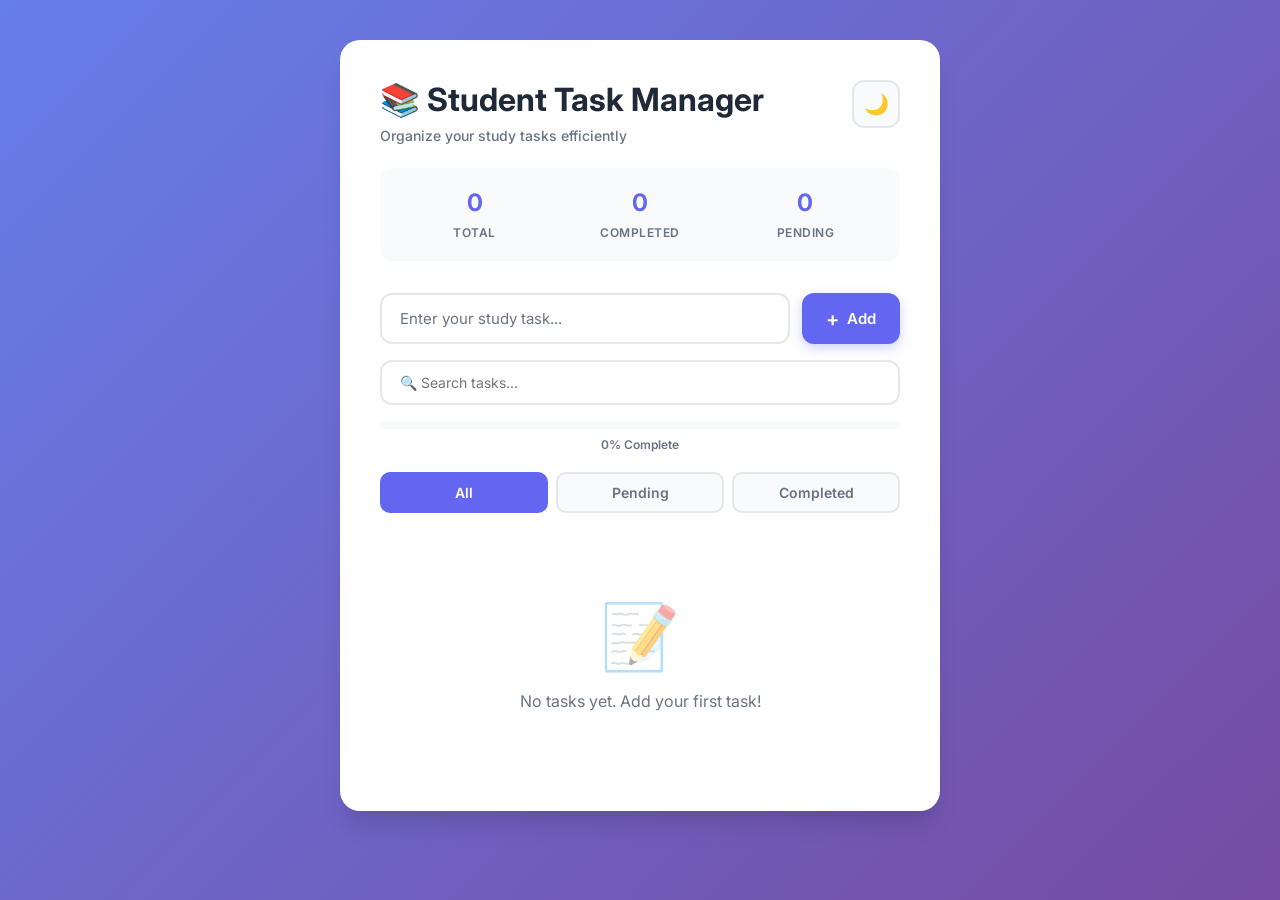
<file: index.html>
<!DOCTYPE html>
<html lang="en">
<head>
    <meta charset="UTF-8">
    <meta name="viewport" content="width=device-width, initial-scale=1.0, maximum-scale=1.0, user-scalable=no">
    <meta name="apple-mobile-web-app-capable" content="yes">
    <meta name="apple-mobile-web-app-status-bar-style" content="black-translucent">
    <meta name="theme-color" content="#6366f1">
    <title>Student Task Manager</title>
    <link rel="preconnect" href="https://fonts.googleapis.com">
    <link rel="preconnect" href="https://fonts.gstatic.com" crossorigin>
    <link href="https://fonts.googleapis.com/css2?family=Inter:wght@400;500;600;700&display=swap" rel="stylesheet">
    <link rel="stylesheet" href="style.css">
</head>
<body>
    <canvas id="confetti"></canvas>
    <div class="app-container">
        <header class="app-header">
            <div class="header-top">
                <div>
                    <h1 class="app-title">📚 Student Task Manager</h1>
                    <p class="app-subtitle">Organize your study tasks efficiently</p>
                </div>
                <button id="darkModeToggle" class="btn-dark-mode" title="Toggle dark mode">🌙</button>
            </div>
            
            <div class="stats-bar">
                <div class="stat">
                    <span class="stat-value" id="totalTasks">0</span>
                    <span class="stat-label">Total</span>
                </div>
                <div class="stat">
                    <span class="stat-value" id="completedTasks">0</span>
                    <span class="stat-label">Completed</span>
                </div>
                <div class="stat">
                    <span class="stat-value" id="pendingTasks">0</span>
                    <span class="stat-label">Pending</span>
                </div>
            </div>
        </header>

        <div class="task-input-wrapper">
            <input type="text" id="taskInput" class="task-input" placeholder="Enter your study task..." autocomplete="off">
            <button id="addBtn" class="btn-add">
                <span class="btn-icon">+</span>
                <span class="btn-text">Add</span>
            </button>
        </div>

        <div class="search-wrapper">
            <input type="text" id="searchInput" class="search-input" placeholder="🔍 Search tasks..." autocomplete="off">
        </div>

        <div class="progress-wrapper">
            <div class="progress-bar">
                <div id="progressFill" class="progress-fill"></div>
            </div>
            <span id="progressText" class="progress-text">0% Complete</span>
        </div>

        <div class="filter-bar">
            <button class="filter-btn active" data-filter="all">All</button>
            <button class="filter-btn" data-filter="pending">Pending</button>
            <button class="filter-btn" data-filter="completed">Completed</button>
        </div>

        <div id="emptyState" class="empty-state">
            <div class="empty-icon">📝</div>
            <p class="empty-text">No tasks yet. Add your first task!</p>
        </div>

        <ul id="taskList" class="task-list"></ul>
    </div>
    <script src="script.js"></script>
</body>
</html>
</file>
<file: style.css>
* {
    margin: 0;
    padding: 0;
    box-sizing: border-box;
}

:root {
    --primary: #6366f1;
    --primary-dark: #4f46e5;
    --success: #10b981;
    --danger: #ef4444;
    --text-primary: #1f2937;
    --text-secondary: #6b7280;
    --bg-primary: #f9fafb;
    --bg-card: #ffffff;
    --border: #e5e7eb;
    --shadow: 0 4px 6px -1px rgba(0, 0, 0, 0.1), 0 2px 4px -1px rgba(0, 0, 0, 0.06);
    --shadow-lg: 0 20px 25px -5px rgba(0, 0, 0, 0.1), 0 10px 10px -5px rgba(0, 0, 0, 0.04);
}

body.dark-mode {
    --text-primary: #f9fafb;
    --text-secondary: #9ca3af;
    --bg-primary: #1f2937;
    --bg-card: #111827;
    --border: #374151;
}

body {
    font-family: 'Inter', -apple-system, BlinkMacSystemFont, sans-serif;
    background: linear-gradient(135deg, #667eea 0%, #764ba2 100%);
    min-height: 100vh;
    padding: 40px 20px;
    display: flex;
    justify-content: center;
    align-items: flex-start;
    transition: background 0.3s ease;
    position: relative;
    overflow-x: hidden;
}

#confetti {
    position: fixed;
    top: 0;
    left: 0;
    width: 100%;
    height: 100%;
    pointer-events: none;
    z-index: 9999;
}

.app-container {
    background: var(--bg-card);
    width: 100%;
    max-width: 600px;
    border-radius: 20px;
    box-shadow: var(--shadow-lg);
    padding: 40px;
    animation: slideUp 0.5s ease;
    transition: background 0.3s ease;
}

@keyframes slideUp {
    from {
        opacity: 0;
        transform: translateY(30px);
    }
    to {
        opacity: 1;
        transform: translateY(0);
    }
}

.app-header {
    margin-bottom: 32px;
}

.header-top {
    display: flex;
    justify-content: space-between;
    align-items: flex-start;
    margin-bottom: 24px;
}

.app-title {
    font-size: 32px;
    font-weight: 700;
    color: var(--text-primary);
    margin-bottom: 8px;
    transition: color 0.3s ease;
}

.app-subtitle {
    font-size: 14px;
    color: var(--text-secondary);
    font-weight: 500;
    transition: color 0.3s ease;
}

.btn-dark-mode {
    background: var(--bg-primary);
    border: 2px solid var(--border);
    width: 48px;
    height: 48px;
    border-radius: 12px;
    font-size: 20px;
    cursor: pointer;
    transition: all 0.3s ease;
}

.btn-dark-mode:hover {
    transform: scale(1.1) rotate(15deg);
}

.btn-dark-mode:active {
    animation: spin 0.5s ease;
}

@keyframes spin {
    0% { transform: rotate(0deg); }
    100% { transform: rotate(360deg); }
}

.stats-bar {
    display: flex;
    gap: 16px;
    padding: 20px;
    background: var(--bg-primary);
    border-radius: 12px;
    transition: background 0.3s ease;
}

.stat {
    flex: 1;
    text-align: center;
}

.stat-value {
    display: block;
    font-size: 24px;
    font-weight: 700;
    color: var(--primary);
    margin-bottom: 4px;
    animation: countUp 0.5s ease;
}

@keyframes countUp {
    from {
        transform: scale(0.5);
        opacity: 0;
    }
    to {
        transform: scale(1);
        opacity: 1;
    }
}

.stat-label {
    font-size: 12px;
    color: var(--text-secondary);
    font-weight: 600;
    text-transform: uppercase;
    letter-spacing: 0.5px;
    transition: color 0.3s ease;
}

.task-input-wrapper {
    display: flex;
    gap: 12px;
    margin-bottom: 16px;
}

.search-wrapper {
    margin-bottom: 16px;
}

.search-input {
    width: 100%;
    padding: 12px 18px;
    border: 2px solid var(--border);
    border-radius: 12px;
    font-size: 14px;
    font-family: inherit;
    color: var(--text-primary);
    background: var(--bg-card);
    transition: all 0.3s ease;
    outline: none;
}

.search-input:focus {
    border-color: var(--primary);
    box-shadow: 0 0 0 3px rgba(99, 102, 241, 0.1);
}

.progress-wrapper {
    margin-bottom: 20px;
}

.progress-bar {
    height: 8px;
    background: var(--bg-primary);
    border-radius: 10px;
    overflow: hidden;
    margin-bottom: 8px;
}

.progress-fill {
    height: 100%;
    background: linear-gradient(90deg, var(--primary), var(--success));
    border-radius: 10px;
    transition: width 0.5s ease;
    width: 0%;
}

.progress-text {
    font-size: 12px;
    color: var(--text-secondary);
    font-weight: 600;
    display: block;
    text-align: center;
}

.task-input {
    flex: 1;
    padding: 14px 18px;
    border: 2px solid var(--border);
    border-radius: 12px;
    font-size: 15px;
    font-family: inherit;
    color: var(--text-primary);
    background: var(--bg-card);
    transition: all 0.3s ease;
    outline: none;
}

.task-input:focus {
    border-color: var(--primary);
    box-shadow: 0 0 0 3px rgba(99, 102, 241, 0.1);
}

.task-input::placeholder {
    color: var(--text-secondary);
}

.btn-add {
    display: flex;
    align-items: center;
    gap: 8px;
    padding: 14px 24px;
    background: var(--primary);
    color: white;
    border: none;
    border-radius: 12px;
    font-size: 15px;
    font-weight: 600;
    font-family: inherit;
    cursor: pointer;
    transition: all 0.3s ease;
    box-shadow: 0 4px 12px rgba(99, 102, 241, 0.3);
}

.btn-add:hover {
    background: var(--primary-dark);
    transform: translateY(-2px);
    box-shadow: 0 6px 16px rgba(99, 102, 241, 0.4);
}

.btn-add:active {
    transform: translateY(0);
    animation: pulse 0.3s ease;
}

@keyframes pulse {
    0%, 100% { transform: scale(1); }
    50% { transform: scale(0.95); }
}

.btn-icon {
    font-size: 20px;
    line-height: 1;
}

.filter-bar {
    display: flex;
    gap: 8px;
    margin-bottom: 24px;
}

.filter-btn {
    flex: 1;
    padding: 10px 16px;
    background: var(--bg-primary);
    color: var(--text-secondary);
    border: 2px solid var(--border);
    border-radius: 10px;
    font-size: 14px;
    font-weight: 600;
    font-family: inherit;
    cursor: pointer;
    transition: all 0.3s ease;
}

.filter-btn:hover {
    border-color: var(--primary);
    color: var(--primary);
}

.filter-btn.active {
    background: var(--primary);
    color: white;
    border-color: var(--primary);
}

.empty-state {
    text-align: center;
    padding: 60px 20px;
    display: none;
}

.empty-state.show {
    display: block;
}

.empty-icon {
    font-size: 64px;
    margin-bottom: 16px;
    opacity: 0.5;
}

.empty-text {
    color: var(--text-secondary);
    font-size: 16px;
    transition: color 0.3s ease;
}

.task-list {
    list-style: none;
    display: flex;
    flex-direction: column;
    gap: 12px;
}

.task-item {
    background: var(--bg-primary);
    border: 2px solid var(--border);
    border-radius: 12px;
    padding: 18px;
    display: flex;
    align-items: center;
    gap: 12px;
    transition: all 0.3s ease;
    animation: fadeIn 0.4s ease;
}

@keyframes fadeIn {
    from {
        opacity: 0;
        transform: translateX(-20px);
    }
    to {
        opacity: 1;
        transform: translateX(0);
    }
}

.task-item:hover {
    border-color: var(--primary);
    box-shadow: var(--shadow);
    transform: translateX(4px) scale(1.02);
}

.task-item.shake {
    animation: shake 0.5s ease;
}

@keyframes shake {
    0%, 100% { transform: translateX(0); }
    25% { transform: translateX(-10px); }
    75% { transform: translateX(10px); }
}

.task-text {
    flex: 1;
    font-size: 15px;
    color: var(--text-primary);
    font-weight: 500;
    transition: color 0.3s ease;
}

.task-actions {
    display: flex;
    gap: 8px;
}

.btn-complete,
.btn-delete {
    padding: 8px 16px;
    border: none;
    border-radius: 8px;
    font-size: 13px;
    font-weight: 600;
    font-family: inherit;
    cursor: pointer;
    transition: all 0.2s ease;
}

.btn-complete {
    background: #d1fae5;
    color: var(--success);
}

.btn-complete:hover {
    background: var(--success);
    color: white;
    transform: scale(1.05);
    animation: bounce 0.5s ease;
}

@keyframes bounce {
    0%, 100% { transform: scale(1.05); }
    50% { transform: scale(1.15); }
}

.btn-delete {
    background: #fee2e2;
    color: var(--danger);
}

.btn-delete:hover {
    background: var(--danger);
    color: white;
    transform: scale(1.05);
}

.task-item.completed {
    opacity: 0.6;
    border-color: var(--success);
    background: #f0fdf4;
    animation: celebrate 0.6s ease;
}

@keyframes celebrate {
    0% { transform: scale(1); }
    50% { transform: scale(1.05) rotate(2deg); }
    100% { transform: scale(1) rotate(0deg); }
}

body.dark-mode .task-item.completed {
    background: #064e3b;
}

.task-item.completed .task-text {
    text-decoration: line-through;
    color: var(--text-secondary);
}

.task-item.removing {
    animation: slideOut 0.3s ease forwards;
}

@keyframes slideOut {
    to {
        opacity: 0;
        transform: translateX(100%) rotate(10deg);
    }
}

@media (max-width: 768px) {
    body {
        padding: 0;
        background: var(--bg-card);
        align-items: stretch;
    }

    .app-container {
        border-radius: 0;
        box-shadow: none;
        padding: 20px;
        min-height: 100vh;
        max-width: 100%;
    }

    .app-title {
        font-size: 24px;
    }

    .app-subtitle {
        font-size: 13px;
    }

    .header-top {
        margin-bottom: 16px;
    }

    .btn-dark-mode {
        width: 40px;
        height: 40px;
        font-size: 18px;
    }

    .stats-bar {
        gap: 8px;
        padding: 16px 12px;
    }

    .stat-value {
        font-size: 20px;
    }

    .stat-label {
        font-size: 11px;
    }

    .task-input-wrapper {
        gap: 8px;
    }

    .task-input {
        padding: 12px 14px;
        font-size: 14px;
    }

    .btn-add {
        padding: 12px 20px;
        font-size: 14px;
    }

    .btn-text {
        display: none;
    }

    .btn-icon {
        font-size: 24px;
    }

    .search-input {
        padding: 10px 14px;
        font-size: 13px;
    }

    .filter-bar {
        gap: 6px;
    }

    .filter-btn {
        padding: 8px 12px;
        font-size: 13px;
    }

    .task-item {
        padding: 14px;
        flex-direction: column;
        align-items: flex-start;
        gap: 10px;
    }

    .task-text {
        font-size: 14px;
        width: 100%;
    }

    .task-actions {
        width: 100%;
        gap: 6px;
    }

    .btn-complete,
    .btn-delete {
        flex: 1;
        padding: 8px 12px;
        font-size: 12px;
        text-align: center;
    }

    .empty-state {
        padding: 40px 20px;
    }

    .empty-icon {
        font-size: 48px;
    }

    .empty-text {
        font-size: 14px;
    }
}
</file>
